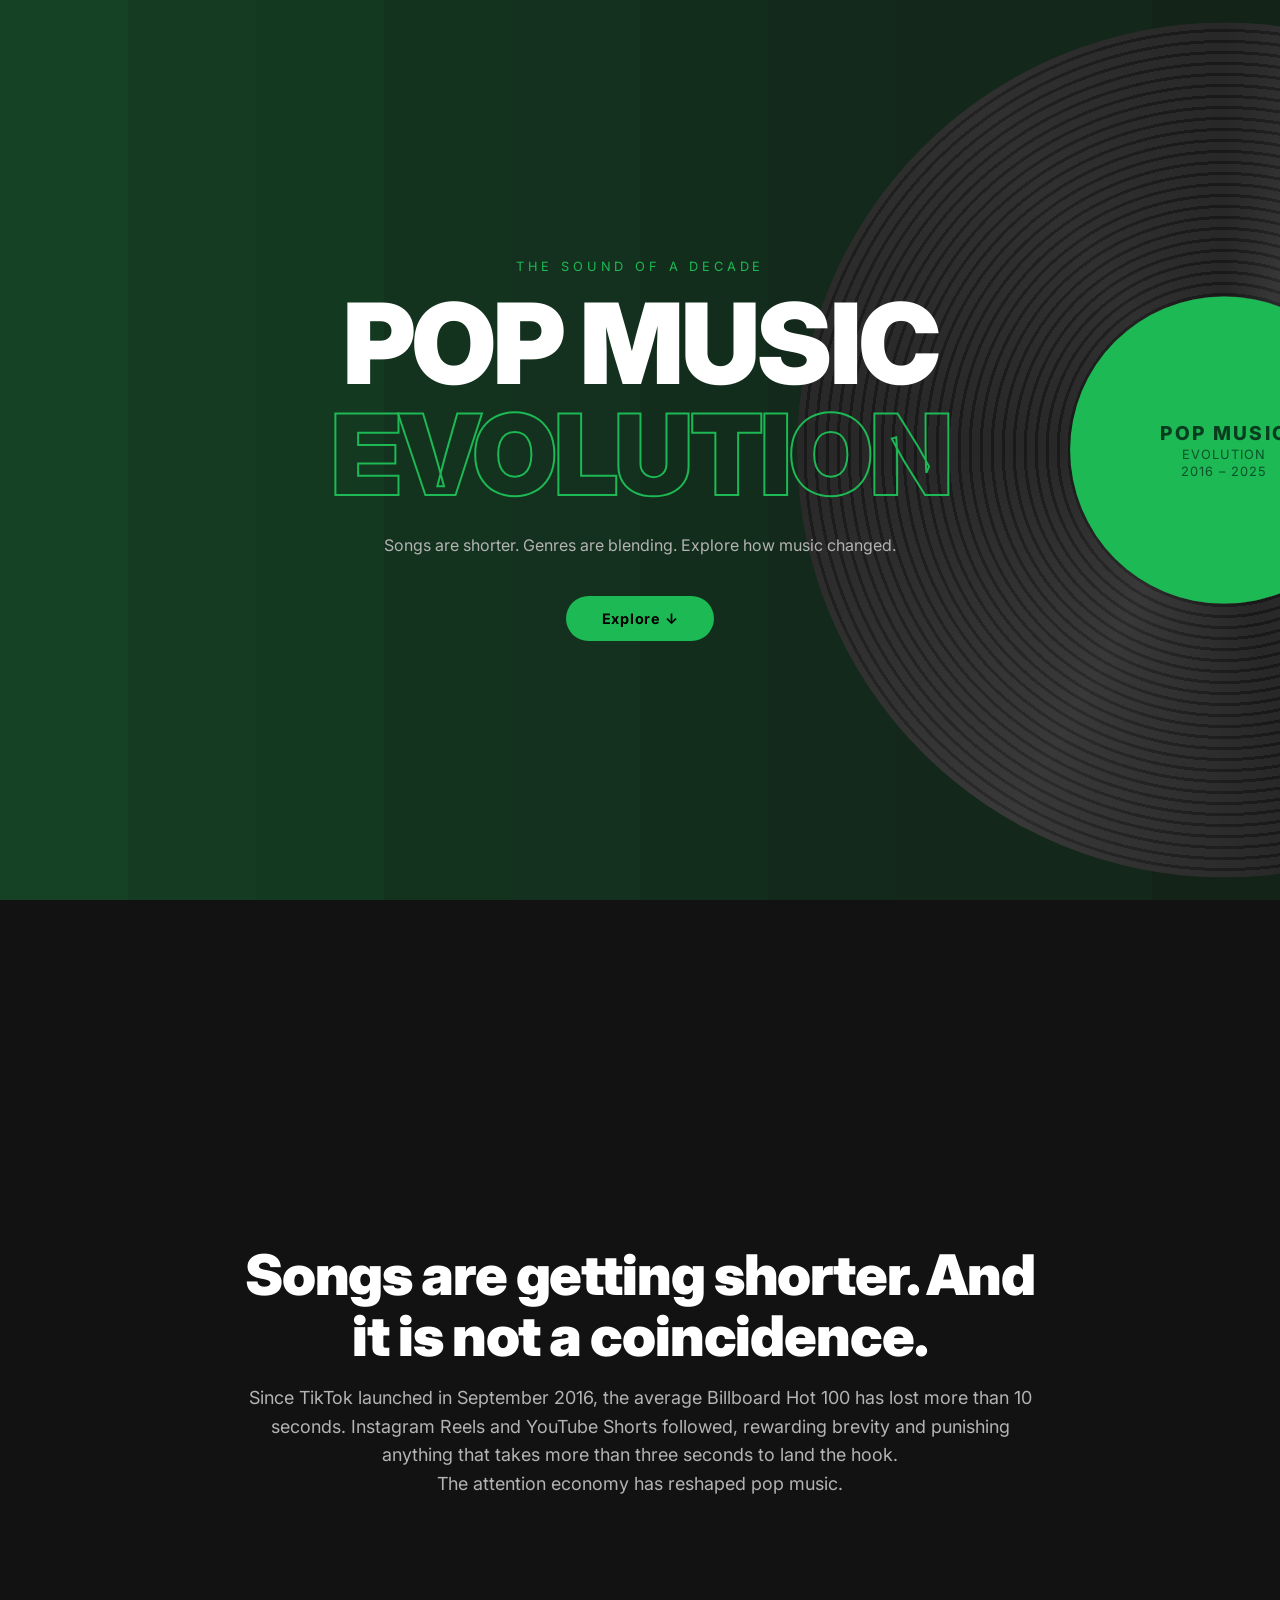
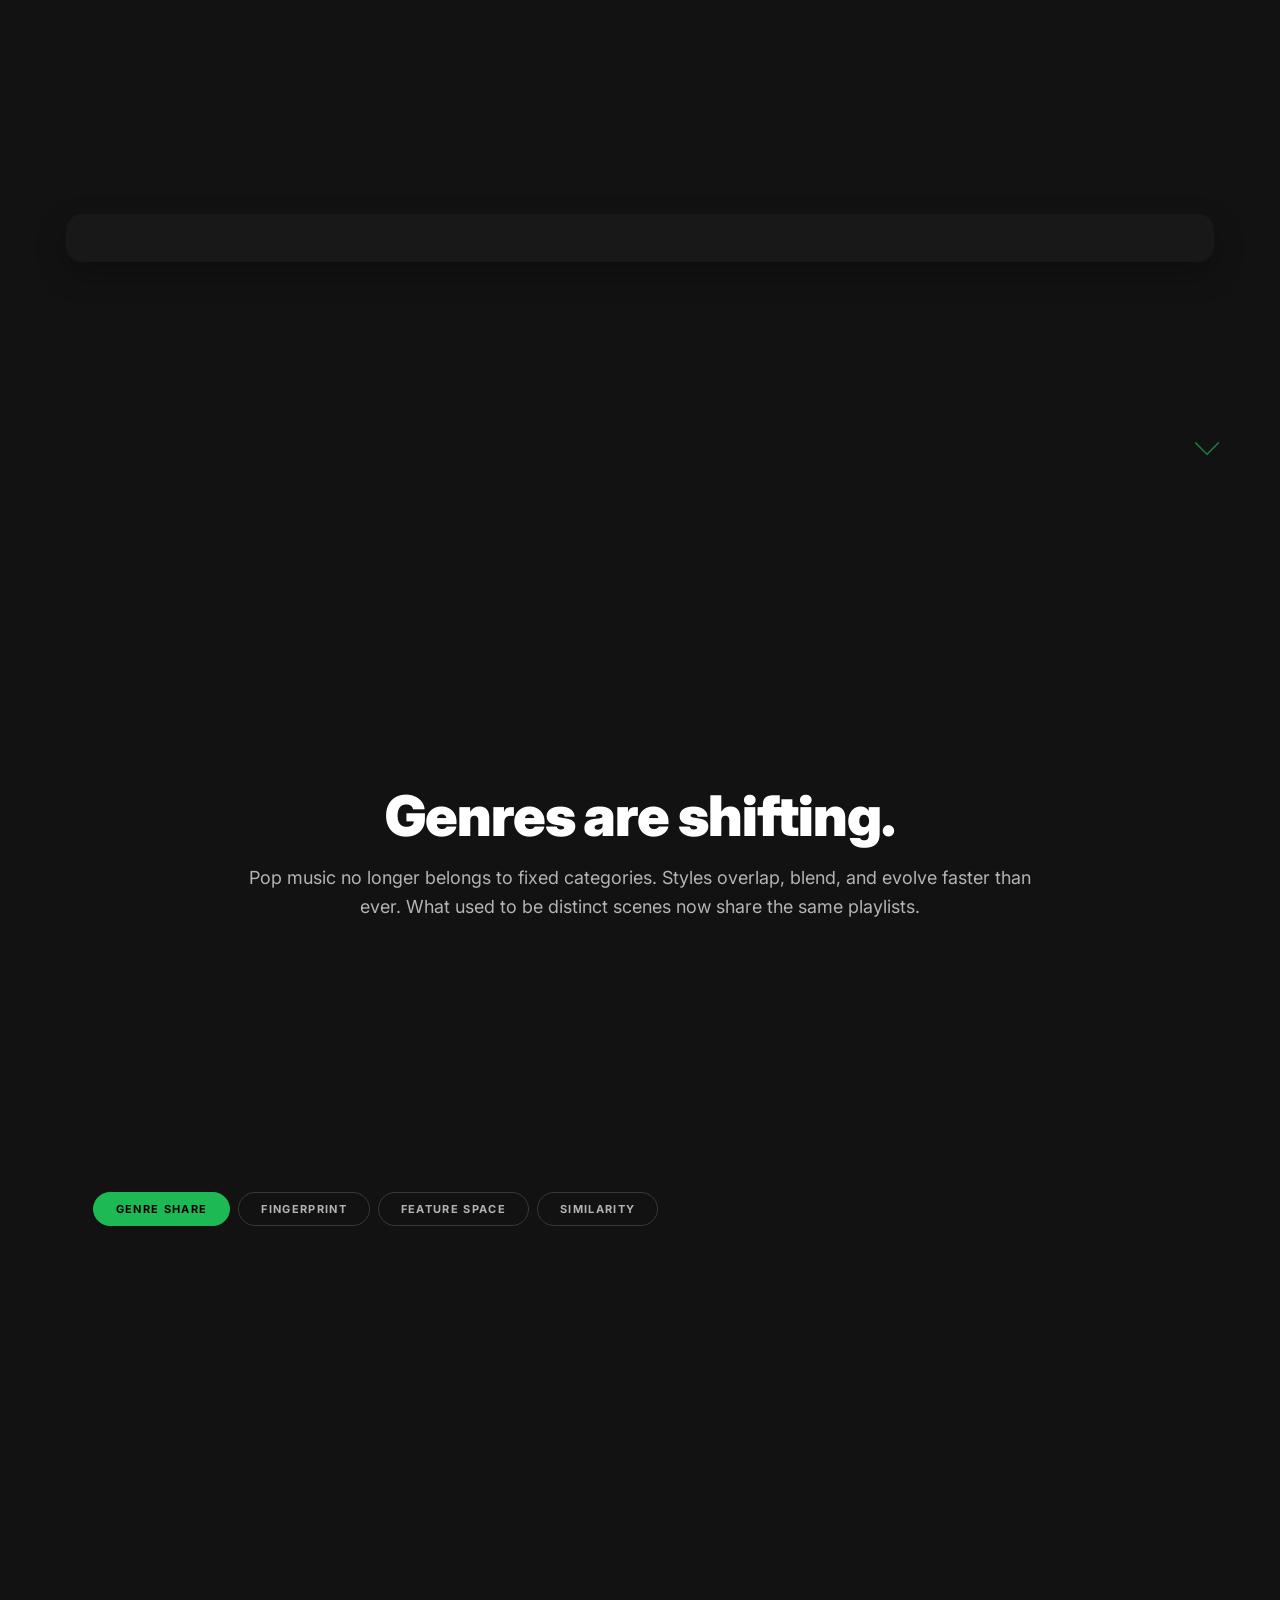
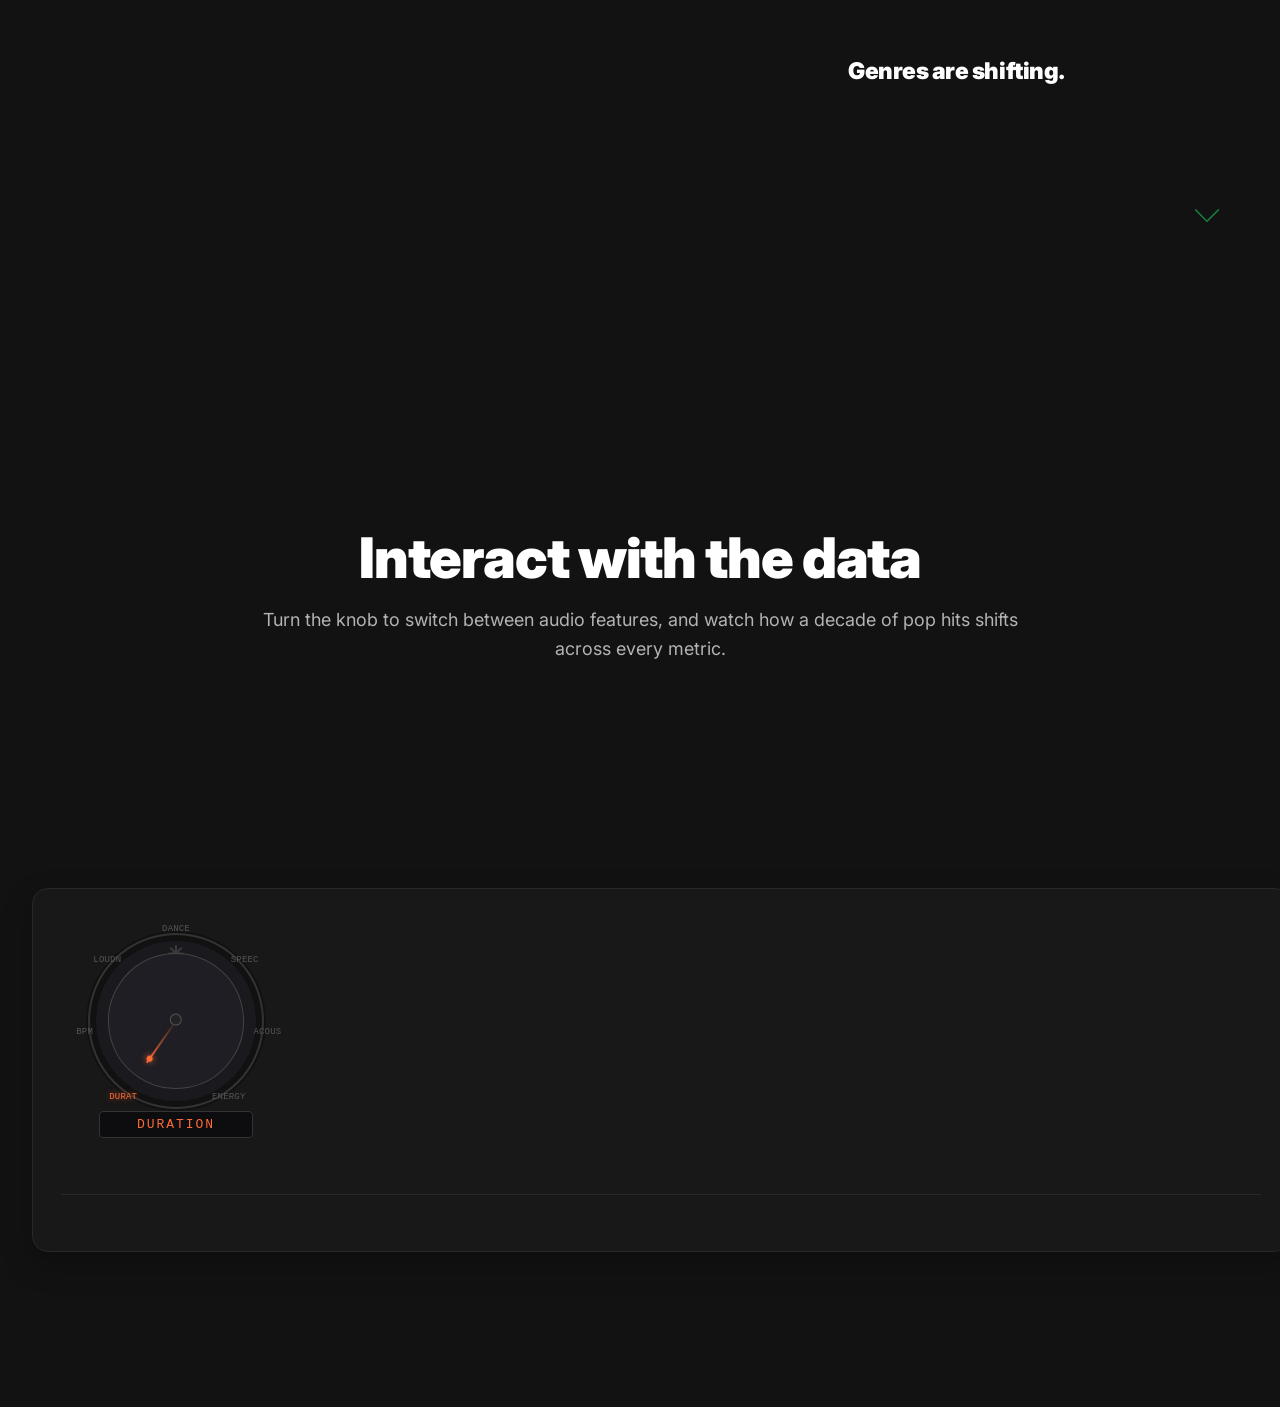
<file: docs/index.html>
<!DOCTYPE html>
<html lang="en">
<head>
<meta charset="UTF-8">
<meta name="viewport" content="width=device-width, initial-scale=1.0">

<title>Pop Music Evolution</title>

<link rel="preconnect" href="https://fonts.googleapis.com">
<link rel="preconnect" href="https://fonts.gstatic.com" crossorigin>
<link href="https://fonts.googleapis.com/css2?family=Inter:wght@400;700;900&display=swap" rel="stylesheet">

<link rel="stylesheet" href="style.css">
<link rel="stylesheet" href="genres.css">
<link rel="stylesheet" href="cover.css">

<script src="https://d3js.org/d3.v7.min.js"></script>

</head>

<body>

<!-- LANDING COVER -->
<div class="cover" id="top" style="z-index: 100;">
  <!-- Background stripes -->
  <div class="cover-stripes">
    <span></span><span></span><span></span><span></span><span></span>
    <span></span><span></span><span></span><span></span><span></span>
  </div>

  <!-- CD -->
  <div class="vinyl-wrap">
    <div class="vinyl">
      <div class="vinyl-label">
        <span class="vinyl-label-title">POP MUSIC</span>
        <span class="vinyl-label-sub">EVOLUTION</span>
        <span class="vinyl-label-year">2016 – 2025</span>
      </div>
    </div>
  </div>

  <!-- Floating notes + waves (drift right → left) -->
  <div class="cover-notes" aria-hidden="true">
    <span>♩</span>
    <span>♪</span>
    <span>♫</span>
    <span>♬</span>
    <span>♩</span>
    <span>♪</span>
    <span>♫</span>
    <span>♬</span>
  </div>

  <!-- Title Text -->
  <div class="cover-text">
    <p class="cover-eyebrow">The sound of a decade</p>
    <h1 class="cover-title">
      <span>POP MUSIC</span>
      <span class="cover-title-outline">EVOLUTION</span>
    </h1>
    <p class="cover-sub">
      Songs are shorter. Genres are blending. Explore how music changed.
    </p>
    <a href="#duration" class="cover-cta">Explore ↓</a>
  </div>

</div>

<nav class="side-nav" id="side-nav" style="z-index: 1;">
    <a class="side-nav-item" href="#top"              data-label="Home"></a>
    <a class="side-nav-item" href="#duration"         data-label="Duration"></a>
    <a class="side-nav-item" href="#genres"           data-label="Genres"></a>
    <a class="side-nav-item" href="#dashboard-section" data-label="Dashboard"></a>
</nav>

<!-- SECTION 1: Duration -->
<section class="section" id="duration">
    <div class="text reveal">
        <h1>Songs are getting shorter. And it is not a coincidence.</h1>
        <p>
            Since TikTok launched in September 2016, the average Billboard Hot&nbsp;100
            has lost more than 10 seconds. Instagram Reels and YouTube Shorts
            followed, rewarding brevity and punishing anything that takes more than three seconds to land the hook.
            <br>
            The attention economy has reshaped pop music.
        </p>
    </div>

    <div class="duration-stat reveal" id="duration-stat"></div>

    <div class="viz-container reveal">
        <div id="duration-line"></div>
    </div>
    <a class="scroll-arrow" href="#genres" aria-label="Next section"></a>
</section>

<!-- SECTION 2: Genres -->
<section class="section" id="genres">
    <div class="text reveal" style="margin-bottom: 30vh; margin-top: 15vh;">
        <h1>Genres are shifting.</h1>
        <p>
            Pop music no longer belongs to fixed categories.
            Styles overlap, blend, and evolve faster than ever.
            What used to be distinct scenes now share the same playlists.
        </p>
    </div>

    <div class="genre-layout reveal">
        <div class="genre-tabs">
            <button class="genre-tab active" data-chart="share">Genre Share</button>
            <button class="genre-tab" data-chart="radar">Fingerprint</button>
            <button class="genre-tab" data-chart="scatter">Feature Space</button>
            <button class="genre-tab" data-chart="cluster">Similarity</button>
        </div>

        <div class="genre-spacer"></div>

        <div class="genre-sidebar">
            <div id="scatter-feat-picker"></div>
            <h2>Genres are shifting.</h2>
            <p></p>
        </div>

        <div class="genre-main">
            <div class="genre-panel active" id="share-panel">
                <div id="genreChart"></div>
            </div>
            <div class="genre-panel" id="radar-panel">
                <div class="radar-select-row">
                    <select id="genre-select" class="trends-genre-select"></select>
                </div>
                <div id="radar-chart"></div>
            </div>
            <div class="genre-panel" id="scatter-panel">
                <div class="scatter-controls">
                    <span id="scatter-year-display" class="scatter-year-badge">2016</span>
                    <input type="range" id="year-slider" min="2016" max="2025" step="1" value="2016">
                    <button id="play-btn" class="trends-play-btn">&#9654; Play</button>
                </div>
                <div class="scatter-body">
                    <div class="scatter-left">
                        <div id="sc-legend" class="trends-legend"></div>
                    </div>
                    <div id="scatter-plot"></div>
                </div>
            </div>
            <div class="genre-panel" id="cluster-panel">
                <div id="clusterChart"></div>
            </div>
        </div>

    </div>
    <a class="scroll-arrow" href="#dashboard-section" aria-label="Next section"></a>
</section>


<!-- SECTION 3: Dashboard -->
<section class="section" id="dashboard-section">
    <div class="text reveal">
        <h1>Interact with the data</h1>
        <p>
            Turn the knob to switch between audio features, and watch how a decade
            of pop hits shifts across every metric.
        </p>
    </div>

    <div class="dashboard-frame reveal">
        <!-- Top row: metric knob + line chart -->
        <div class="dashboard-row dashboard-row-top">
            <div id="metric-control">
                <div id="chart-knob-container">
                    <div class="knob-wrap">
                        <div class="knob-panel" id="knob">
                            <div id="tickRing" style="position:absolute;inset:0;border-radius:50%;"></div>
                            <div class="knob-body" id="knobBody">
                                <div class="knob-line">
                                    <div class="knob-tip"></div>
                                </div>
                                <div class="knob-center"></div>
                            </div>
                        </div>
                        <div class="metric-display" id="metricDisplay">Duration</div>
                    </div>
                </div>
            </div>
            <div class="dashboard-chart-cell">
                <div id="dashboard"></div>
            </div>
        </div>

        <!-- Bottom row: heatmap + its explanation on the right -->
        <div class="dashboard-row dashboard-row-bottom">
            <div class="dashboard-heatmap-cell">
                <div id="heatmap"></div>
            </div>
            <div class="dashboard-caption-cell">
                <div id="heatmap-caption" class="hm-caption" hidden></div>
            </div>
        </div>
    </div>
</section>


<script src="scripts/dj_knob.js"></script>
<script src="scripts/duration.js"></script>
<script src="scripts/genres.js"></script>
<script src="scripts/dashboard.js"></script>
<script src="scripts/scroll.js"></script>
<script src="scripts/heatmap.js"></script>
</body>
</html>
</file>
<file: docs/style.css>
html {
    scroll-behavior: smooth;
}

body {
    margin: 0;
    font-family: 'Inter', 'Circular', 'Helvetica Neue', Helvetica, Arial, sans-serif;
    background-color: #121212;
    color: #FFFFFF;
}

:root {
    --spotify-black: #121212;
    --spotify-dark-gray: #181818;
    --spotify-gray: #282828;
    --spotify-light-gray: #B3B3B3;
    --spotify-green: #1DB954;
    --spotify-green-hover: #1ED760;
}

.music-icon {
    font-size: 4em;
    margin-bottom: 20px;
    color: var(--spotify-green);
    animation: bounce 2s infinite;
    filter: drop-shadow(0 0 10px rgba(29, 185, 84, 0.3));
}

@keyframes bounce {
    0%, 20%, 50%, 80%, 100% { transform: translateY(0); }
    40% { transform: translateY(-10px); }
    60% { transform: translateY(-5px); }
}

.title {
    font-size: clamp(2.5rem, 8vw, 4.5rem);
    font-weight: 900;
    margin: 0 0 20px 0;
    letter-spacing: -0.02em;
    text-shadow: 0 4px 8px rgba(0,0,0,0.5);
    animation: fadeInUp 1s ease-out;
}

.subtitle {
    font-size: clamp(1rem, 2.5vw, 1.25rem);
    margin: 0 0 40px 0;
    opacity: 0.8;
    max-width: 600px;
    line-height: 1.6;
    color: var(--spotify-light-gray);
    animation: fadeInUp 1s ease-out 0.5s both;
}

@keyframes fadeInUp {
    from {
        opacity: 0;
        transform: translateY(30px);
    }
    to {
        opacity: 1;
        transform: translateY(0);
    }
}

@media (max-width: 768px) {
    .top-nav {
        padding: 12px 16px;
        flex-direction: column;
        gap: 16px;
    }

    .top-nav nav {
        width: 100%;
        justify-content: center;
    }

    .section {
        padding: 120px 16px 40px;
    }

    .viz-container {
        gap: 16px;
    }

    .title {
        font-size: 2.5rem;
    }
}


/* ── Scroll-down arrow ── */
.scroll-arrow {
    position: absolute;
    bottom: 2vh;
    right: 5vw;
    width: 16px;
    height: 16px;
    border-right: 2px solid var(--spotify-green);
    border-bottom: 2px solid var(--spotify-green);
    transform: rotate(45deg);
    border-radius: 1px;
    opacity: 0.6;
    animation: arrow-bounce 1.4s ease-in-out infinite;
    transition: opacity 0.2s ease;
}

.scroll-arrow:hover {
    opacity: 1;
}

@keyframes arrow-bounce {
    0%, 100% { transform: rotate(45deg) translateY(0);   opacity: 0.6; }
    50%       { transform: rotate(45deg) translateY(5px); opacity: 1;   }
}

/* ── Side navigation dots ── */
.side-nav {
    position: fixed;
    left: 40px;
    top: 45px;
    display: flex;
    flex-direction: column;
    gap: 40px;
    z-index: 10;
    opacity: 0;
    transition: opacity 0.4s ease;
}

.side-nav.visible {
    opacity: 1;
}

.side-nav::before {
    content: '';
    position: absolute;
    bottom: 100%;
    left: 50%;
    transform: translateX(-50%);
    width: 1px;
    height: 56px;
    opacity: 0.5;
    background: repeating-linear-gradient(
        to bottom,
        rgba(179, 179, 179, 0.3) 0px,
        rgba(179, 179, 179, 0.3) 3px,
        transparent 3px,
        transparent 7px
    );
}

.side-nav-item {
    position: relative;
    display: block;
    width: 12px;
    height: 12px;
    border-radius: 50%;
    background: rgba(179, 179, 179, 0.35);
    opacity: 0.5;
    transition: background 0.2s ease, transform 0.25s ease;
    text-decoration: none;
}

.side-nav-item + .side-nav-item::before {
    content: '';
    position: absolute;
    top: -40px;
    left: 50%;
    transform: translateX(-50%);
    width: 1px;
    height: 40px;
    background: repeating-linear-gradient(
        to bottom,
        rgba(179, 179, 179, 0.3) 0px,
        rgba(179, 179, 179, 0.3) 3px,
        transparent 3px,
        transparent 7px
    );
}

.side-nav-item::after {
    content: attr(data-label);
    position: absolute;
    left: 20px;
    top: 50%;
    transform: translateY(-50%);
    font-size: 12px;
    letter-spacing: 0.1em;
    text-transform: uppercase;
    color: #fff;
    white-space: nowrap;
    opacity: 0;
    pointer-events: none;
    transition: opacity 0.2s ease;
}

.side-nav-item:hover {
    background: rgba(255, 255, 255, 0.85);
    opacity: 1;
}

.side-nav-item:hover::after {
    opacity: 0.65;
}

.side-nav-item.active {
    background: var(--spotify-green);
}

.side-nav-item.active::after {
    opacity: 1;
    color: var(--spotify-green);
}

@media (max-width: 768px) {
    .side-nav { display: none; }
}

/* main page */
.top-nav {
    position: fixed;
    top: 0;
    width: 96%;
    background: rgba(18, 18, 18, 0.85);
    padding: 1% 2%;
    display: flex;
    justify-content: space-between;
    align-items: center;
    z-index: 1000;
    backdrop-filter: blur(20px);
    transform: translateY(0);
    transition: transform 0.3s ease;
}

.top-nav.hidden {
    transform: translateY(-100%);
}

.top-nav:hover {
    transform: translateY(0) !important;
}

.top-nav h2 {
    margin: 0;
    font-size: 24px;
    font-weight: 300;
    color: #FFFFFF;
}

.title-link {
    text-decoration: none;
    color: inherit;
}

.title-link:hover h2 {
    color: var(--spotify-green);
}

.top-nav nav {
    display: flex;
    gap: 8px;
}

.nav-link {
    text-decoration: none;
    color: var(--spotify-light-gray);
    padding: 12px 24px;
    border-radius: 500px;
    transition: all 0.2s ease;
    font-size: 100%;
}

.nav-link:hover {
    background-color: var(--spotify-gray);
    color: #FFFFFF;
}

.nav-link.active {
    background-color: var(--spotify-green);
    color: #FFFFFF;
}

.section {
    min-height: 100vh;
    padding: 15vh 32px;
    background: var(--spotify-black);
    color: #FFFFFF;
    display: flex;
    flex-direction: column;
    justify-content: center;
    align-items: center;
    position: relative;
}

.text {
    max-width: 800px;
    text-align: center;
    margin-top: 10vh;
    margin-bottom: 25vh;
}

.text h1 {
    font-size: clamp(2rem, 5vw, 3.5rem);
    font-weight: 900;
    margin-bottom: 16px;
    letter-spacing: -0.02em;
    line-height: 1.1;
}

.text p {
    font-size: clamp(1rem, 2vw, 1.125rem);
    line-height: 1.6;
    color: var(--spotify-light-gray);
    margin: 0;
}

.intro {
    height: 100vh;
}

.viz-container {
    display: flex;
    gap: 32px;
    width: 100%;
    max-width: 1200px;
    flex-wrap: wrap;
    justify-content: center;
}

/* ── Section 3 dashboard frame ── */
.dashboard-frame {
    width: 100%;
    max-width: 1200px;
    margin: 0 auto;
    padding: 28px;
    background: var(--spotify-dark-gray);
    border: 1px solid var(--spotify-gray);
    border-radius: 16px;
    box-shadow: 0 12px 30px rgba(0, 0, 0, 0.25);
    display: flex;
    flex-direction: column;
    gap: 32px;
}

.dashboard-row-top {
    display: grid;
    grid-template-columns: 230px 1fr;
    gap: 24px;
    align-items: center;
}

.dashboard-row-bottom {
    display: grid;
    grid-template-columns: 1fr minmax(220px, 300px);
    gap: 24px;
    align-items: start;
    border-top: 1px solid var(--spotify-gray);
    padding-top: 28px;
}

/* Let the SVGs shrink inside grid tracks instead of forcing overflow. */
.dashboard-chart-cell,
.dashboard-heatmap-cell {
    min-width: 0;
}

#dashboard {
    width: 100%;
}

#dashboard svg {
    display: block;
    width: 100%;
    height: auto;
}

@media (max-width: 900px) {
    .dashboard-row-top,
    .dashboard-row-bottom {
        grid-template-columns: 1fr;
    }
}

/* --- Duration Section --- */

.duration-stat {
    font-size: clamp(8rem, 20vw, 10rem);
    font-weight: 900;
    color: var(--spotify-green);
    text-align: center;
    padding-bottom: 10vh;
    line-height: 1;
}

.duration-stat .stat-label {
    display: block;
    font-size: clamp(1rem, 2vw, 1.5rem);
    font-weight: 400;
    color: var(--spotify-light-gray);
    margin-top: 8px;
    letter-spacing: 0;
}

#duration-line {
    width: 100%;
    max-width: 1100px;
    background: var(--spotify-dark-gray);
    border-radius: 16px;
    padding: 24px;
    box-shadow: 0 12px 30px rgba(0, 0, 0, 0.25);
}

#duration-line svg {
    display: block;
    width: 100%;
    height: auto;
}

.duration-tooltip {
    position: absolute;
    pointer-events: none;
    background: var(--spotify-gray);
    color: #FFFFFF;
    padding: 12px 16px;
    border-radius: 8px;
    font-size: 13px;
    line-height: 1.6;
    box-shadow: 0 8px 24px rgba(0, 0, 0, 0.4);
    opacity: 0;
    transition: opacity 0.15s ease;
    z-index: 100;
    white-space: nowrap;
}

.duration-tooltip.visible {
    opacity: 1;
}

.duration-tooltip strong {
    color: var(--spotify-green);
}


/* Metric knob — sits in the top-left cell of the dashboard frame. Overflow is
   kept visible so the tick labels can fan out beyond the knob body. */
#metric-control {
    display: flex;
    flex-direction: column;
    align-items: center;
    justify-content: center;
    overflow: visible;
}

.knob-wrap { display:flex; flex-direction:column; align-items:center; gap:10px; padding:1.5rem 0; font-family:'Share Tech Mono',monospace; }
.knob-panel { background:#1a1a1e; border-radius:50%; width:160px; height:160px; position:relative; box-shadow:0 0 0 6px #111,0 0 0 8px #333,0 0 0 10px #111; cursor:pointer; user-select:none; }
.knob-body { position:absolute; inset:12px; border-radius:50%; background:#1e1e24; border:1.5px solid #444; transition:transform 0.3s cubic-bezier(0.34,1.56,0.64,1); }
.knob-line { position:absolute; bottom:50%; left:50%; width:2px; height:38%; background:linear-gradient(to top,transparent,#ff6b35); transform-origin:bottom center; margin-left:-1px; border-radius:2px 2px 0 0; }
.knob-tip { position:absolute; top:10%; left:50%; width:6px; height:6px; background:#ff6b35; border-radius:50%; margin-left:-3px; margin-top:-3px; box-shadow:0 0 6px #ff6b35; }
.knob-center { position:absolute; top:50%; left:50%; width:10px; height:10px; background:#222; border:1.5px solid #555; border-radius:50%; margin:-5px 0 0 -5px; z-index:2; }
.tick-label { position:absolute; font-family:'Share Tech Mono',monospace; font-size:9px; color:#555; text-align:center; pointer-events:none; transition:color 0.2s; line-height:1; letter-spacing:0.02em; text-transform:uppercase; width:50px; }
.tick-label.active-label { color:#ff6b35; text-shadow:0 0 6px #ff6b3599; }
.metric-display { font-family:'Share Tech Mono',monospace; font-size:13px; letter-spacing:0.15em; text-transform:uppercase; color:#ff6b35; background:#0d0d10; border:1px solid #333; border-radius:4px; padding:5px 16px; min-width:120px; text-align:center; }
/* HEATMAP VISUALIZATION  */


/* --- SVG container --- */
#heatmap {
    width: 100%;
    background: #121212;
    border-radius: 12px;
    overflow: hidden;
}

#heatmap svg {
    display: block;
    width: 100%;
    height: auto;
}

/* --- Cell cursor --- */
#heatmap .hm-cell {
    cursor: crosshair;
}

/* --- Slider knob --- */
#heatmap .hm-knob {
    cursor: grab;
}

#heatmap .hm-knob:active {
    cursor: grabbing;
}

/* ================================================================
   TOOLTIP
   ================================================================ */
.hm-caption {
    margin: 0;
    padding: 14px 18px;
    background: var(--spotify-black);
    border-left: 3px solid var(--spotify-green);
    border-radius: 4px;
    color: var(--spotify-light-gray);
    font-size: 13px;
    line-height: 1.55;
    letter-spacing: 0.01em;
}

/* Right-hand explanation column: pin the caption to the top of the heatmap. */
.dashboard-caption-cell {
    align-self: stretch;
}
.hm-caption strong {
    color: #FFFFFF;
    font-weight: 700;
}
.hm-caption .hm-caption-label {
    display: inline-block;
    font-size: 10px;
    font-weight: 700;
    letter-spacing: 0.12em;
    text-transform: uppercase;
    color: var(--spotify-green);
    margin-right: 8px;
}

.heatmap-tooltip {
    position: fixed;
    pointer-events: none;
    z-index: 9999;

    display: flex;
    flex-direction: column;
    gap: 3px;
    min-width: 140px;

    background: #1a1a1a;
    border: 1px solid #2a2a2a;
    border-radius: 10px;
    padding: 12px 16px;
    box-shadow: 0 8px 32px rgba(0, 0, 0, 0.65);

    opacity: 0;
    left: -9999px;
    top: -9999px;
    transform: translateY(5px);
    transition: opacity 0.13s ease, transform 0.13s ease;
}

.heatmap-tooltip.visible {
    opacity: 1;
    transform: translateY(0);
}

/* Year label — small, muted */
.heatmap-tooltip .tt-year {
    display: block;
    font-size: 10px;
    letter-spacing: 0.12em;
    text-transform: uppercase;
    color: #777;
}

/* Metric name — green accent */
.heatmap-tooltip .tt-metric {
    display: block;
    font-size: 10px;
    letter-spacing: 0.1em;
    text-transform: uppercase;
    color: #1DB954;
    margin-bottom: 2px;
}

/* Value range */
.heatmap-tooltip .tt-range {
    display: block;
    font-size: 15px;
    font-weight: 700;
    color: #ffffff;
    line-height: 1.2;
}

/* Song count block — holds percentage + absolute on separate lines */
.heatmap-tooltip .tt-count {
    display: flex;
    flex-direction: column;
    gap: 1px;
    margin-top: 3px;
    padding-top: 6px;
    border-top: 1px solid #2a2a2a;
}

/* Large percentage */
.heatmap-tooltip .tt-count-pct {
    display: block;
    font-size: 22px;
    font-weight: 700;
    color: #1DB954;
    line-height: 1;
}

/* Smaller absolute fraction */
.heatmap-tooltip .tt-count-abs {
    display: block;
    font-size: 11px;
    color: #777;
    letter-spacing: 0.03em;
}

/* Empty cell */
.heatmap-tooltip .tt-zero {
    display: block;
    font-size: 11px;
    color: #555;
    font-style: italic;
    margin-top: 3px;
}
</file>
<file: docs/genres.css>
/* ── Genre section grid ── */
.genre-layout {
    display: grid;
    grid-template-columns: 1fr 400px;
    grid-template-rows: auto auto;
    column-gap: 20px;
    row-gap: 20px;
    width: 95%;
    max-width: 1200px;
    padding-left: 5%;
}

#genres.section {
    align-items: center;
}

/* Row 1: tabs span full width */
.genre-tabs {
    grid-column: 1 / -1;
    grid-row: 1;
    display: flex;
    gap: 8px;
}

.genre-spacer { display: none; }

/* Row 2, col 2: description */
.genre-sidebar {
    grid-column: 2 / 3;
    grid-row: 2;
    align-self: stretch;
    display: flex;
    flex-direction: column;
}

.genre-sidebar h2 {
    font-size: clamp(1.2rem, 1.8vw, 1.6rem);
    font-weight: 900;
    line-height: 1.2;
    letter-spacing: -0.02em;
    margin-top: auto;
    margin-bottom: 16px;
    color: #fff;
}

.genre-sidebar p {
    font-size: clamp(0.875rem, 1.2vw, 1rem);
    line-height: 1.8;
    color: var(--spotify-light-gray);
    margin: 0;
}

/* Row 2, col 1: chart — locked to chart 1's aspect ratio */
.genre-main {
    grid-column: 1 / 2;
    grid-row: 2;
    width: 100%;
    aspect-ratio: 580 / 360;
}

/* ── Tabs (pill style) ── */
.genre-tab {
    background: transparent;
    color: var(--spotify-light-gray);
    border: 1px solid #383838;
    padding: 9px 22px;
    font-size: 11px;
    font-weight: 700;
    letter-spacing: 0.12em;
    text-transform: uppercase;
    border-radius: 500px;
    cursor: pointer;
    font-family: inherit;
    transition: color 0.2s ease, border-color 0.2s ease, background 0.2s ease;
}

.genre-tab:hover {
    border-color: #777;
    color: #fff;
}

.genre-tab.active {
    background: var(--spotify-green);
    border-color: var(--spotify-green);
    color: #000;
}

/* ── Panel (frameless) ── */
.genre-panel {
    display: none;
    animation: fadeUp 0.35s ease;
    height: 100%;
}

.genre-panel.active {
    display: block;
}

/* Scatter: controls fixed at top, chart fills rest */
#scatter-panel.active {
    display: flex;
    flex-direction: column;
}

#scatter-panel .scatter-body {
    flex: 1;
    min-height: 0;
}

#scatter-panel #scatter-plot {
    flex: 1;
    min-width: 0;
    min-height: 0;
}

#scatter-panel #scatter-plot svg {
    height: 100%;
}

/* Radar: chart fills full height, select overlaid at bottom-right */
#radar-panel.active {
    display: block;
    position: relative;
}

#radar-panel #radar-chart {
    height: 100%;
}

#radar-panel #radar-chart svg {
    height: 100%;
}

@keyframes fadeUp {
    from { opacity: 0; transform: translateY(10px); }
    to   { opacity: 1; transform: translateY(0);    }
}

.genre-panel svg {
    width: 100%;
    height: auto;
    display: block;
}

/* ── Responsive ── */
@media (max-width: 960px) {
    .genre-layout {
        grid-template-columns: 1fr;
    }

    .genre-tabs    { grid-column: 1; grid-row: 1; }
    .genre-spacer  { display: none; }
    .genre-sidebar { grid-column: 1; grid-row: 2; }
    .genre-main    { grid-column: 1; grid-row: 3; }

    #genres.section {
        padding-left: 32px;
    }
}

/* ═══════════════════════════════════════════════════════
   Scatter + Radar within the Genres section panels
   ═══════════════════════════════════════════════════════ */


/* Genre select overlaid at bottom-right of radar chart */
.radar-select-row {
    position: absolute;
    bottom: 12px;
    right: 12px;
    z-index: 10;
}

/* Ensure every active panel has enough vertical room */
.genre-panel.active {
    display: block;
    min-height: 300px;
}

/* ── Scatter multiview grid ── */
#scatter-grid {
    display: grid;
    grid-template-columns: 1fr;
    gap: 10px;
}
#scatter-grid.sc-cols-2 {
    grid-template-columns: 1fr 1fr;
}

.scatter-view {
    background: #1a1a1a;
    border-radius: 6px;
    padding: 10px 10px 4px;
}

.scatter-view-controls {
    display: flex;
    align-items: center;
    gap: 6px;
    margin-bottom: 6px;
    flex-wrap: wrap;
}

.scatter-axis-label {
    font-size: 10px;
    color: rgba(255, 255, 255, 0.2);
    font-weight: 700;
    letter-spacing: 0.08em;
    text-transform: uppercase;
    flex-shrink: 0;
}

.scatter-axis-select {
    font-size: 11px !important;
    padding: 4px 24px 4px 8px !important;
}

.scatter-remove-btn {
    margin-left: auto;
    padding: 4px 10px !important;
    font-size: 11px !important;
    line-height: 1 !important;
}

/* ── Scatter body: chart with overlaid legend ── */
.scatter-body {
    display: flex;
    align-items: stretch;
    gap: 16px;
    position: relative;
}

#scatter-plot {
    flex: 1 1 auto;
    min-width: 0;
}

/* Legend overlaid on chart, top-right */
.scatter-left {
    position: absolute;
    top: 8px;
    right: 8px;
    z-index: 10;
    opacity: 0.6;
}

.scatter-left .trends-legend {
    flex-direction: column;
    gap: 5px;
}

#scatter-feat-picker {
    display: none;
    flex-direction: column;
    gap: 6px;
    margin-bottom: 16px;
}

#scatter-feat-picker.visible {
    display: flex;
}

.scatter-feat-row {
    display: grid;
    grid-template-columns: repeat(3, 1fr);
    gap: 5px;
}

.scatter-axis-legend {
    display: flex;
    flex-direction: row;
    gap: 8px;
    margin-bottom: 6px;
}

.scatter-axis-legend span {
    display: inline-flex;
    align-items: center;
    gap: 5px;
    font-size: 10px;
    font-weight: 700;
    letter-spacing: 0.08em;
    text-transform: uppercase;
    color: #555;
}

.scatter-axis-swatch {
    display: inline-block;
    width: 10px;
    height: 10px;
    border-radius: 2px;
    flex-shrink: 0;
}

.scatter-feat-row .scatter-axis-label {
    min-width: 20px;
    text-align: right;
}

.scatter-feat-btn {
    background: transparent;
    color: var(--spotify-light-gray);
    border: 1px solid #383838;
    padding: 5px 10px;
    font-size: 10px;
    font-weight: 700;
    letter-spacing: 0.1em;
    text-transform: uppercase;
    border-radius: 500px;
    cursor: pointer;
    font-family: inherit;
    width: 100%;
    text-align: center;
    transition: color 0.15s ease, border-color 0.15s ease, background 0.15s ease;
}

.scatter-feat-btn:hover {
    border-color: #777;
    color: #fff;
}

.scatter-feat-btn.active-x {
    background: var(--spotify-green);
    border-color: var(--spotify-green);
    color: #000;
}

.scatter-feat-btn.active-y {
    background: #60A5FA;
    border-color: #60A5FA;
    color: #000;
}

/* ── Scatter controls ── */
.scatter-controls {
    display: flex;
    align-items: center;
    gap: 12px;
}

.scatter-year-badge {
    font-size: 14px;
    font-weight: 700;
    color: #1DB954;
    min-width: 36px;
    text-align: center;
    letter-spacing: 0.05em;
}

#year-slider {
    -webkit-appearance: none;
    appearance: none;
    width: 160px;
    height: 4px;
    border-radius: 2px;
    background: #383838;
    outline: none;
    cursor: pointer;
}

#year-slider::-webkit-slider-thumb {
    -webkit-appearance: none;
    appearance: none;
    width: 16px;
    height: 16px;
    border-radius: 50%;
    background: #1DB954;
    cursor: pointer;
    border: 2px solid #121212;
    box-shadow: 0 0 0 2px rgba(29,185,84,0.3);
    transition: box-shadow 0.15s ease;
}

#year-slider::-webkit-slider-thumb:hover {
    box-shadow: 0 0 0 4px rgba(29,185,84,0.25);
}

#year-slider::-moz-range-thumb {
    width: 16px;
    height: 16px;
    border-radius: 50%;
    background: #1DB954;
    cursor: pointer;
    border: 2px solid #121212;
}

.trends-play-btn {
    background: transparent;
    color: #B3B3B3;
    border: 1px solid #383838;
    padding: 6px 16px;
    font-size: 11px;
    font-weight: 700;
    letter-spacing: 0.1em;
    text-transform: uppercase;
    border-radius: 500px;
    cursor: pointer;
    font-family: inherit;
    transition: color 0.2s ease, border-color 0.2s ease, background 0.2s ease;
}

.trends-play-btn:hover {
    border-color: #1DB954;
    color: #1DB954;
}

.trends-play-btn:active {
    background: rgba(29,185,84,0.12);
}

/* ── Genre select ── */
.trends-genre-select {
    background: #282828;
    color: #fff;
    border: 1px solid #383838;
    border-radius: 500px;
    padding: 7px 20px 7px 14px;
    font-size: 12px;
    font-family: inherit;
    cursor: pointer;
    outline: none;
    transition: border-color 0.2s ease;
    -webkit-appearance: none;
    appearance: none;
    background-image: url("data:image/svg+xml,%3Csvg xmlns='http://www.w3.org/2000/svg' width='10' height='6'%3E%3Cpath d='M0 0l5 6 5-6z' fill='%23B3B3B3'/%3E%3C/svg%3E");
    background-repeat: no-repeat;
    background-position: right 12px center;
    padding-right: 32px;
}

.trends-genre-select:hover,
.trends-genre-select:focus {
    border-color: #1DB954;
}

/* ── Legend chips ── */
.trends-legend {
    display: flex;
    flex-wrap: wrap;
    gap: 6px 14px;
    margin-top: 14px;
}

.trends-chip {
    display: inline-flex;
    align-items: center;
    gap: 5px;
    font-size: 11px;
    color: var(--spotify-light-gray);
    cursor: default;
}

.trends-chip-swatch {
    display: inline-block;
    width: 10px;
    height: 10px;
    border-radius: 2px;
    flex-shrink: 0;
}

/* ── Tooltip ── */
.trends-tooltip {
    position: absolute;
    pointer-events: none;
    background: #1e1e1e;
    border: 1px solid #2e2e2e;
    color: #fff;
    padding: 10px 14px;
    border-radius: 8px;
    font-size: 13px;
    line-height: 1.6;
    box-shadow: 0 8px 24px rgba(0, 0, 0, 0.5);
    opacity: 0;
    z-index: 9999;
    white-space: nowrap;
    transition: opacity 0.12s ease;
    left: -9999px;
    top: -9999px;
}

.trends-tooltip.visible {
    opacity: 1;
}

.trends-tooltip strong {
    font-weight: 700;
}

/* ── Responsive ── */
@media (max-width: 960px) {
    .trends-card {
        padding: 20px 18px 18px;
    }

    .trends-card-header {
        flex-direction: column;
        align-items: flex-start;
    }

    #year-slider {
        width: 120px;
    }
}

@media (max-width: 640px) {
    #trends.section {
        padding: 12vh 16px;
    }
}
</file>
<file: docs/cover.css>
.cover {
    height: 100vh;
    display: flex;
    flex-direction: column;
    justify-content: center;
    align-items: center;
    text-align: center;
    position: relative;
    z-index: 1;
    overflow: hidden;
    background: var(--spotify-black);
}

/* ── background stripes ── */
.cover-stripes {
    position: absolute;
    inset: 0;
    display: flex;
    pointer-events: none;
    z-index: 0;
}

.cover-stripes span {
    flex: 1;
    background: var(--spotify-green);
    opacity: 0;
    animation: stripes-in 1.2s cubic-bezier(0.22, 1, 0.36, 1) forwards;
}

.cover-stripes span:nth-child(1)  { animation-delay: 0.00s; --final-op: 0.28; }
.cover-stripes span:nth-child(2)  { animation-delay: 0.06s; --final-op: 0.25; }
.cover-stripes span:nth-child(3)  { animation-delay: 0.12s; --final-op: 0.23; }
.cover-stripes span:nth-child(4)  { animation-delay: 0.18s; --final-op: 0.20; }
.cover-stripes span:nth-child(5)  { animation-delay: 0.24s; --final-op: 0.18; }
.cover-stripes span:nth-child(6)  { animation-delay: 0.30s; --final-op: 0.16; }
.cover-stripes span:nth-child(7)  { animation-delay: 0.36s; --final-op: 0.14; }
.cover-stripes span:nth-child(8)  { animation-delay: 0.42s; --final-op: 0.13; }
.cover-stripes span:nth-child(9)  { animation-delay: 0.48s; --final-op: 0.12; }
.cover-stripes span:nth-child(10) { animation-delay: 0.54s; --final-op: 0.10; }

@keyframes stripes-in {
    0%   { opacity: 0;               transform: scaleY(0);    transform-origin: bottom; }
    60%  { opacity: var(--final-op); transform: scaleY(1.04); }
    100% { opacity: var(--final-op); transform: scaleY(1);    }
}

/* ── CD ── */
.vinyl-wrap {
    position: absolute;
    right: -6vw;
    top: 50%;
    transform: translateY(-50%);
    width: min(560px, 72vw);
    aspect-ratio: 1;
    z-index: 2;
    animation: vinyl-arrive 1.4s cubic-bezier(0.22, 1, 0.36, 1) 0.3s both;
}

@keyframes vinyl-arrive {
    from { opacity: 0; transform: translateY(-50%) translateX(80px); }
    to   { opacity: 1; transform: translateY(-50%) translateX(0);    }
}

.vinyl {
    width: 95vh;
    height: 95vh;
    border-radius: 50%;
    position: relative;
    animation: spin 18s linear infinite;
    background:
        /* rotating sheen — makes the spin visible */
        conic-gradient(
            from 0deg,
            transparent           0deg,
            rgba(255,255,255,0.07) 18deg,
            transparent           50deg,
            rgba(255,255,255,0.03) 105deg,
            transparent           170deg,
            rgba(255,255,255,0.08) 210deg,
            transparent           270deg,
            rgba(255,255,255,0.04) 325deg,
            transparent           360deg
        ),
        /* wider groove rings */
        repeating-radial-gradient(
            circle at center,
            #191919 0px,
            #191919 3px,
            #282828 3px,
            #282828 11px
        );
}

@keyframes spin {
    to { transform: rotate(360deg); }
}

.vinyl-label {
    position: absolute;
    top: 50%;
    left: 50%;
    transform: translate(-50%, -50%);
    width: 36%;
    aspect-ratio: 1;
    border-radius: 50%;
    background: var(--spotify-green);
    display: flex;
    flex-direction: column;
    align-items: center;
    justify-content: center;
    gap: 2px;
}

.vinyl-label-title {
    font-size: 1.5vw;
    font-weight: 800;
    letter-spacing: 0.12em;
    color: #0a3d1f;
}

.vinyl-label-sub,
.vinyl-label-year {
    font-size: 1vw;
    letter-spacing: 0.08em;
    color: #0d5229;
}

/* ── Title Text ── */
.cover-text {
    position: relative;
    z-index: 3;
}

.cover-eyebrow {
    font-size: clamp(0.65rem, 1.1vw, 0.8rem);
    letter-spacing: 0.3em;
    text-transform: uppercase;
    color: var(--spotify-green);
    margin: 0 0 16px;
    opacity: 0;
    animation: fade-up 0.8s ease 0.7s forwards;
}

.cover-title {
    font-size: clamp(3.5rem, 9vw, 7rem);
    font-weight: 900;
    line-height: 0.95;
    letter-spacing: -0.03em;
    margin: 0 0 24px;
    display: flex;
    flex-direction: column;
    gap: 4px;
}

.cover-title span:first-child {
    color: #fff;
    opacity: 0;
    animation: fade-up 0.8s ease 0.85s forwards;
}

.cover-title-outline {
    color: transparent;
    -webkit-text-stroke: 2px var(--spotify-green);
    opacity: 0;
    animation: fade-up 0.8s ease 1.0s forwards;
}

.cover-sub {
    font-size: clamp(0.85rem, 1.4vw, 1rem);
    line-height: 1.8;
    color: var(--spotify-light-gray);
    margin: 0 0 36px;
    opacity: 0;
    animation: fade-up 0.8s ease 1.15s forwards;
}

.cover-cta {
    display: inline-block;
    padding: 14px 36px;
    border-radius: 500px;
    background: var(--spotify-green);
    color: #000;
    font-weight: 700;
    font-size: 0.9rem;
    letter-spacing: 0.05em;
    text-decoration: none;
    transition: background 0.2s ease, transform 0.15s ease;
    opacity: 0;
    animation: fade-up 0.8s ease 1.3s forwards;
}

.cover-cta:hover {
    background: var(--spotify-green-hover);
    transform: scale(1.04);
}

@keyframes fade-up {
    from { opacity: 0; transform: translateY(20px); }
    to   { opacity: 1; transform: translateY(0);    }
}

/* ── RWD ── */
@media (max-width: 768px) {
    .cover {
        flex-direction: column;
        justify-content: center;
        padding: 80px 24px 40px;
        text-align: center;
    }

    .vinyl-wrap {
        position: relative;
        right: auto;
        top: auto;
        transform: none;
        width: min(260px, 70vw);
        margin-bottom: 32px;
        animation: vinyl-arrive-mobile 1.2s cubic-bezier(0.22, 1, 0.36, 1) 0.3s both;
    }

    @keyframes vinyl-arrive-mobile {
        from { opacity: 0; transform: scale(0.8); }
        to   { opacity: 1; transform: scale(1);   }
    }

    .cover-title {
        align-items: center;
    }
}

/* ── Floating notes + waves (right → left) ── */
.cover-notes {
    position: absolute;
    inset: 0;
    pointer-events: none;
    z-index: 1;
    overflow: hidden;
}

.cover-notes span {
    position: absolute;
    left: 100%;
    color: var(--spotify-green);
    opacity: 0;
    animation: note-drift linear infinite;
}

.cover-notes span:nth-child(1) { top: 10%; font-size: 3.5rem; animation-duration:  9s; animation-delay:  0.0s; }
.cover-notes span:nth-child(2) { top: 25%; font-size: 2.4rem; animation-duration: 13s; animation-delay:  2.0s; }
.cover-notes span:nth-child(3) { top: 42%; font-size: 4.0rem; animation-duration:  8s; animation-delay:  4.5s; }
.cover-notes span:nth-child(4) { top: 60%; font-size: 2.8rem; animation-duration: 11s; animation-delay:  1.0s; }
.cover-notes span:nth-child(5) { top: 76%; font-size: 3.2rem; animation-duration: 10s; animation-delay:  6.5s; }
.cover-notes span:nth-child(6) { top: 18%; font-size: 2.6rem; animation-duration: 14s; animation-delay:  8.0s; }
.cover-notes span:nth-child(7) { top: 52%; font-size: 3.8rem; animation-duration:  9s; animation-delay:  3.5s; }
.cover-notes span:nth-child(8) { top: 35%; font-size: 2.2rem; animation-duration: 12s; animation-delay:  7.0s; }

@keyframes note-drift {
    0%   { opacity: 0;   transform: translateX(60px)               translateY(0);     }
    12%  { opacity: 0.5;                                                               }
    80%  { opacity: 0.3;                                                               }
    100% { opacity: 0;   transform: translateX(calc(-100vw - 60px)) translateY(-40px); }
}
</file>
